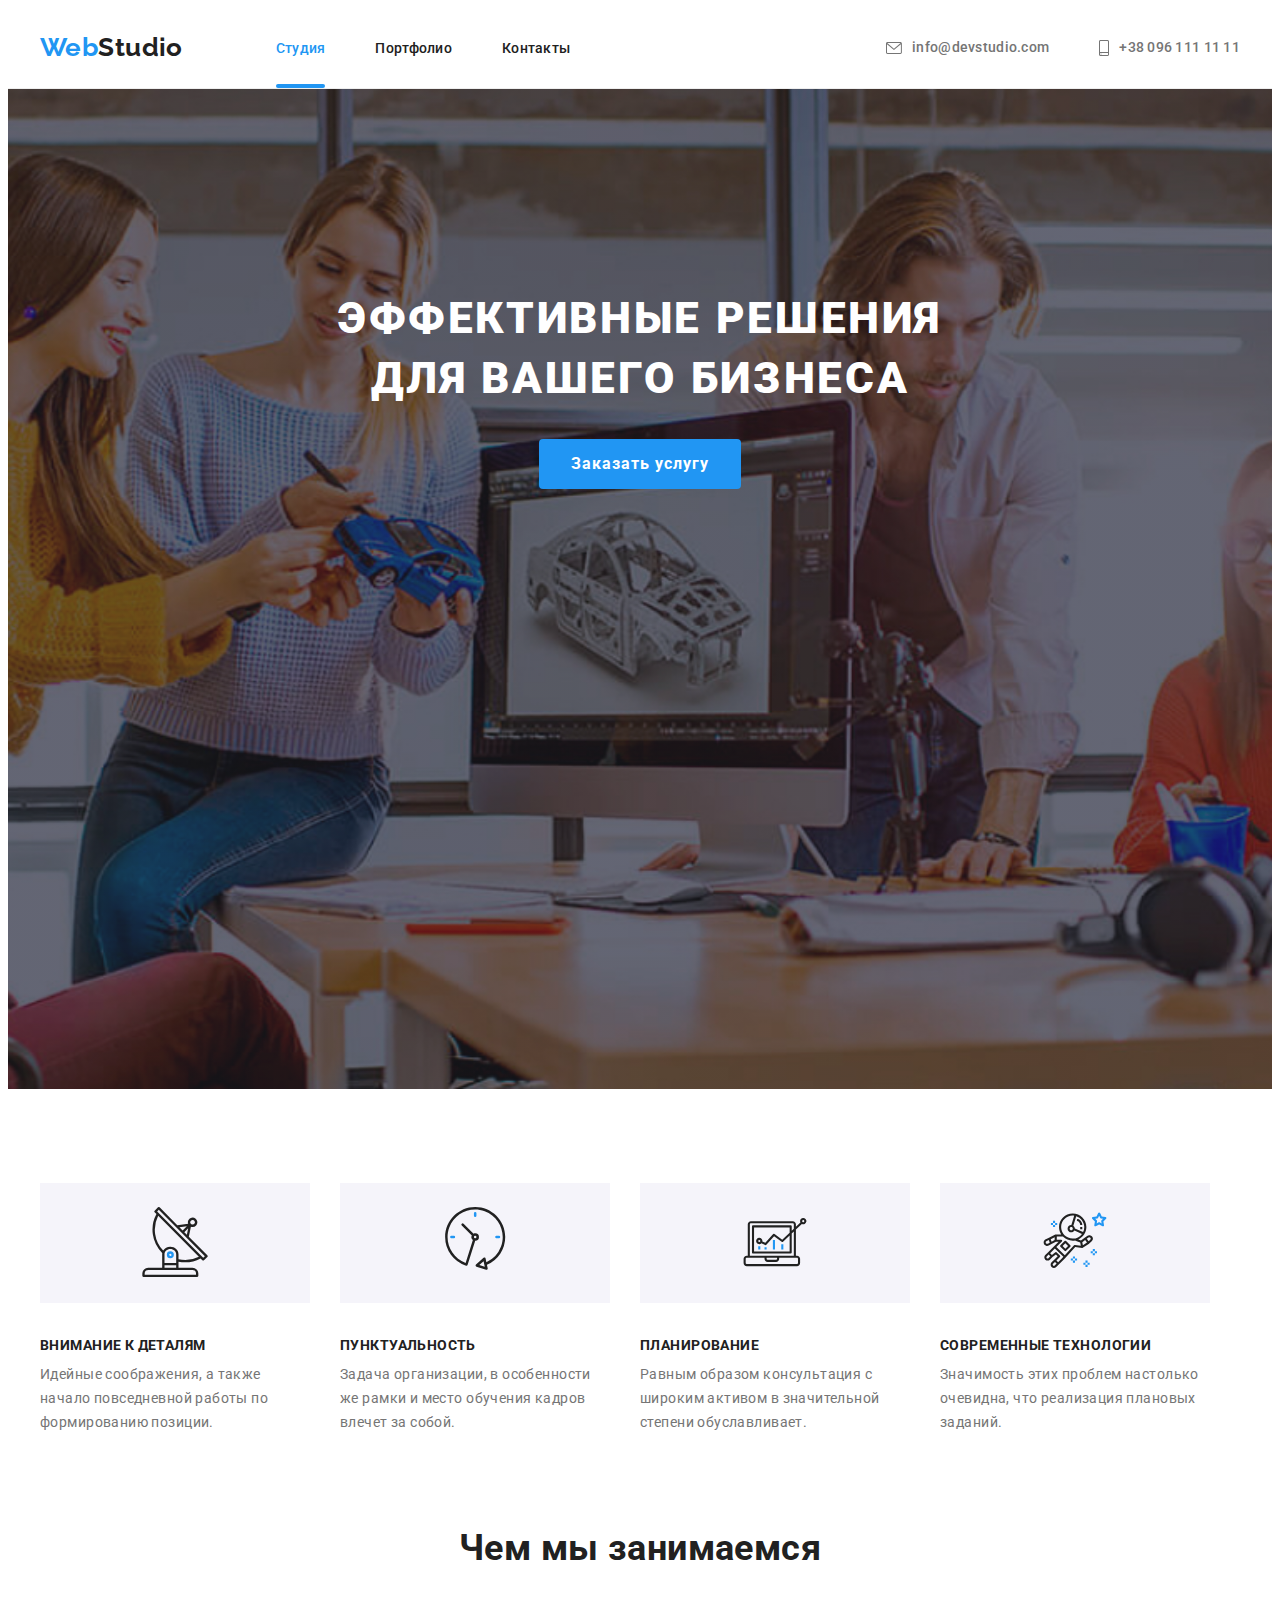
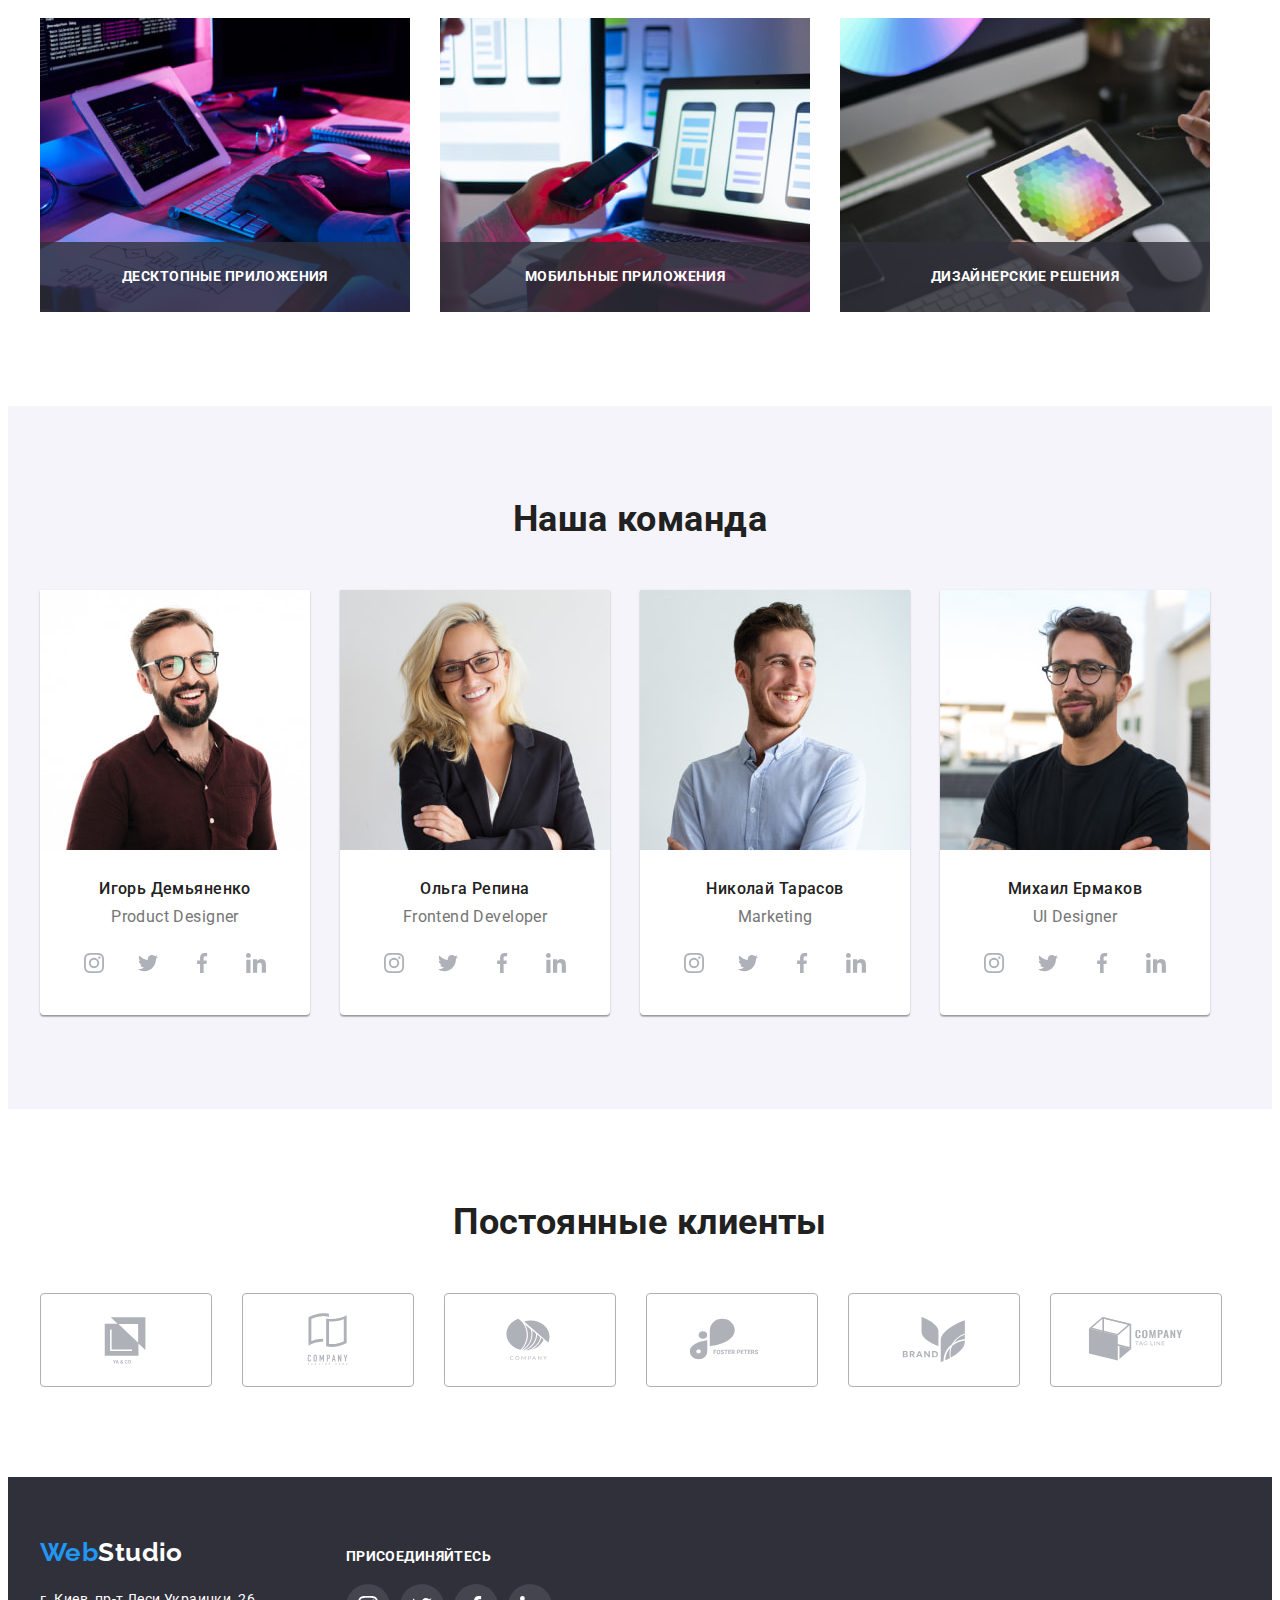
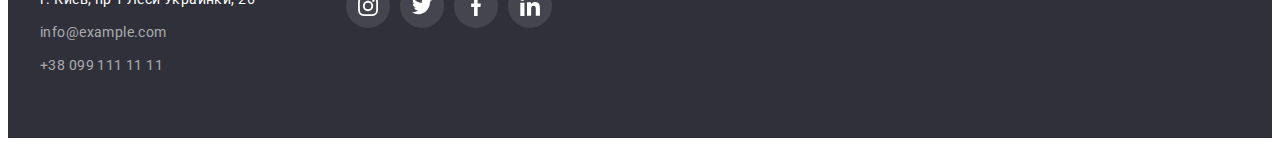
<file: index.html>
<!DOCTYPE html>
<html lang="en">

<head>
  <meta charset="UTF-8" />
  <meta http-equiv="X-UA-Compatible" content="IE=edge" />
  <meta name="viewport" content="width=device-width, initial-scale=1.0" />
  <title>Studio</title>
  <!--Fonts starts-->
  <link rel="preconnect" href="https://fonts.googleapis.com" />
  <link rel="preconnect" href="https://fonts.gstatic.com" crossorigin />
  <link href="https://fonts.googleapis.com/css2?family=Raleway:wght@700&family=Roboto:wght@400;500;700;900&display=swap"
    rel="stylesheet" />
  <!--Fonts ends-->
  <!--Normalize starts-->
  <link rel="stylesheet" href="https://cdnjs.cloudflare.com/ajax/libs/modern-normalize/1.1.0/modern-normalize.min.css"
    integrity="sha512-wpPYUAdjBVSE4KJnH1VR1HeZfpl1ub8YT/NKx4PuQ5NmX2tKuGu6U/JRp5y+Y8XG2tV+wKQpNHVUX03MfMFn9Q=="
    crossorigin="anonymous" referrerpolicy="no-referrer" />
  <!--Normalize ends-->
  <link rel="stylesheet" href="./css/style.css" />
</head>

<body data-page>
  <!--Header-->
  <header class="header">
    <div class="container header-container">
      <a class="site-logo link" href="./index.html"><span class="letter">Web</span>Studio</a>
      <nav class="header-nav">
        <ul class="header-list list">
          <li>
            <a class="header-link header-link-current link" href="./index.html">Студия</a>
          </li>
          <li>
            <a class="header-link link" href="./portfolio.html">Портфолио</a>
          </li>
          <li>
            <a class="header-link link" href="#">Контакты</a>
          </li>
        </ul>
      </nav>
      <ul class="header-list list">
        <li class="header-item">
          <a class="header-e-mail link" href="mailto:info@devstudio.com"> <svg class="header-icon" width="16"
              height="12">
              <use href="./images/icons.svg#envelope"></use>
            </svg>
            info@devstudio.com</a>
        </li>
        <li>
          <a class="header-phone link" href="tel:+380961111111"> <svg class="header-icon" width="10" height="16">
              <use href="./images/icons.svg#smartphone"></use>
            </svg>
            +38 096 111 11 11</a>
        </li>
      </ul>
    </div>
  </header>
  <!--Main-->
  <main>
    <section class="main">
      <div class="container">
        <h1 class="main-title">Эффективные решения для вашего бизнеса</h1>
        <button class="main-btn" type="button" data-modal-open>Заказать услугу</button>
      </div>
    </section>
    <!--Peculiarities-->
    <section class="peculiarities section">
      <div class="container">
        <h2 class="hidden">Особенности нашей компании</h2>
        <ul class="list peculiarities-list">
          <li class="peculiarities-item-column">
            <div class="peculiarities-column">
              <a class="link" href="">
                <svg width="70" height="70">
                  <use href="./images/icons.svg#group"></use>
                </svg>
              </a>
            </div>
            <h3 class="peculiarities-title">Внимание к деталям</h3>
            <p class="peculiarities-text">
              Идейные соображения, а также начало повседневной работы по формированию позиции.
            </p>
          </li>
          <li class="peculiarities-item-column">
            <div class="peculiarities-column">
              <a class="link" href="">
                <svg width="70" height="70">
                  <use href="./images/icons.svg#clock"></use>
                </svg>
              </a>
            </div>
            <h3 class="peculiarities-title">Пунктуальность</h3>
            <p class="peculiarities-text">
              Задача организации, в особенности же рамки и место обучения кадров влечет за собой.
            </p>
          </li>
          <li class="peculiarities-item-column">
            <div class="peculiarities-column">
              <a class="link" href="">
                <svg width="70" height="70">
                  <use href="./images/icons.svg#diagram"></use>
                </svg>
              </a>
            </div>
            <h3 class="peculiarities-title">Планирование</h3>
            <p class="peculiarities-text">
              Равным образом консультация с широким активом в значительной степени обуславливает.
            </p>
          </li>
          <li class="peculiarities-item-column">
            <div class="peculiarities-column">
              <a class="link" href="">
                <svg width="70" height="70">
                  <use href="./images/icons.svg#astronaut"></use>
                </svg>
              </a>
            </div>
            <h3 class="peculiarities-title">Современные технологии</h3>
            <p class="peculiarities-text">
              Значимость этих проблем настолько очевидна, что реализация плановых заданий.
            </p>
          </li>
        </ul>
      </div>
    </section>
    <!--What we do-->
    <section class="what-we-do section">
      <div class="container">
        <h2 class="what-we-do-title">Чем мы занимаемся</h2>
        <ul class="what-we-do-list list">
          <li class="what-we-do-item link">
            <div class="what-we-do-thumb">
              <img class="what-we-do-img" src="./images/wwd/1.jpg" alt="Computer" width="370" height="294" />
              <div class="what-we-do-column">
                <p class="what-we-do-text">Десктопные приложения</p>
              </div>
            </div>
          </li>
          <li class="what-we-do-item link">
            <div class="what-we-do-thumb">
              <img class="what-we-do-img" src="./images/wwd/2.jpg" alt="Phone" width="370" height="294" />
              <div class="what-we-do-column">
                <p class="what-we-do-text">Мобильные приложения</p>
              </div>
            </div>
          </li>
          <li class="what-we-do-item link">
            <div class="what-we-do-thumb">
              <img class="what-we-do-img" src="./images/wwd/3.jpg" alt="Phone" width="370" height="294" />
              <div class="what-we-do-column">
                <p class="what-we-do-text">Дизайнерские решения</p>
              </div>
            </div>
          </li>
        </ul>
      </div>
    </section>
    <!--Our team-->
    <section class="our-team section">
      <div class="container">
        <h2 class="our-team-title">Наша команда</h2>
        <ul class="our-team-list list">
          <li class="our-team-item link">
            <img class="our-team-img" src="./images/our-team/igor.jpg" alt="Игорь Демьяненко" width="270"
              height="260" />
            </a>
            <div class="our-team-container">
              <h3 class="our-team-stuff">Игорь Демьяненко</h3>
              <p class="our-team-professions">Product Designer</p>
              <ul class="socials list">
                <li class="socials-item">
                  <a class="socials-link link" href="" target="_blank" rel="noopener noreferrer" aria-label="instagram">
                    <svg class="socials-icon" width="20" height="20">
                      <use href="./images/icons.svg#instagram"></use>
                    </svg>
                  </a>
                </li>
                <li class="socials-item">
                  <a class="socials-link link" href="" target="_blank" rel="noopener noreferrer" aria-label="twitter">
                    <svg class="socials-icon" width="20" height="20">
                      <use href="./images/icons.svg#twitter"></use>
                    </svg>
                  </a>
                </li>
                <li class="socials-item">
                  <a class="socials-link link" href="" target="_blank" rel="noopener noreferrer" aria-label="facebook">
                    <svg class="socials-icon" width="20" height="20">
                      <use href="./images/icons.svg#facebook"></use>
                    </svg>
                  </a>
                </li>
                <li class="socials-item">
                  <a class="socials-link link" href="" target="_blank" rel="noopener noreferrer" aria-label="linkedin">
                    <svg class="socials-icon" width="20" height="20">
                      <use href="./images/icons.svg#linkedin"></use>
                    </svg>
                  </a>
                </li>
              </ul>
            </div>
          </li>
          <li class="our-team-item link">
            <img class="our-team-img" src="./images/our-team/olga.jpg" alt="Ольга Репина" width="270" height="260" />
            <div class="our-team-container">
              <h3 class="our-team-stuff">Ольга Репина</h3>
              <p class="our-team-professions">Frontend Developer</p>
              <ul class="socials list">
                <li class="socials-item">
                  <a class="socials-link link" href="" target="_blank" rel="noopener noreferrer" aria-label="instagram">
                    <svg class="socials-icon" width="20" height="20">
                      <use href="./images/icons.svg#instagram"></use>
                    </svg>
                  </a>
                </li>
                <li class="socials-item">
                  <a class="socials-link link" href="" target="_blank" rel="noopener noreferrer" aria-label="twitter">
                    <svg class="socials-icon" width="20" height="20">
                      <use href="./images/icons.svg#twitter"></use>
                    </svg>
                  </a>
                </li>
                <li class="socials-item">
                  <a class="socials-link link" href="" target="_blank" rel="noopener noreferrer" aria-label="facebook">
                    <svg class="socials-icon" width="20" height="20">
                      <use href="./images/icons.svg#facebook"></use>
                    </svg>
                  </a>
                </li>
                <li class="socials-item">
                  <a class="socials-link link" href="" target="_blank" rel="noopener noreferrer" aria-label="linkedin">
                    <svg class="socials-icon" width="20" height="20">
                      <use href="./images/icons.svg#linkedin"></use>
                    </svg>
                  </a>
                </li>
              </ul>
            </div>
          </li>
          <li class="our-team-item link">
            <img class="our-team-img" src="./images/our-team/nikolai.jpg" alt="Николай Тарасов" width="270"
              height="260" />
            <div class="our-team-container">
              <h3 class="our-team-stuff">Николай Тарасов</h3>
              <p class="our-team-professions">Marketing</p>
              <ul class="socials list">
                <li class="socials-item">
                  <a class="socials-link link" href="" target="_blank" rel="noopener noreferrer" aria-label="instagram">
                    <svg class="socials-icon" width="20" height="20">
                      <use href="./images/icons.svg#instagram"></use>
                    </svg>
                  </a>
                </li>
                <li class="socials-item">
                  <a class="socials-link link" href="" target="_blank" rel="noopener noreferrer" aria-label="twitter">
                    <svg class="socials-icon" width="20" height="20">
                      <use href="./images/icons.svg#twitter"></use>
                    </svg>
                  </a>
                </li>
                <li class="socials-item">
                  <a class="socials-link link" href="" target="_blank" rel="noopener noreferrer" aria-label="facebook">
                    <svg class="socials-icon" width="20" height="20">
                      <use href="./images/icons.svg#facebook"></use>
                    </svg>
                  </a>
                </li>
                <li class="socials-item">
                  <a class="socials-link link" href="" target="_blank" rel="noopener noreferrer" aria-label="linkedin">
                    <svg class="socials-icon" width="20" height="20">
                      <use href="./images/icons.svg#linkedin"></use>
                    </svg>
                  </a>
                </li>
              </ul>
            </div>
          </li>
          <li class="our-team-item link">
            <img class="our-team-img" src="./images/our-team/michail.jpg" alt="Михаил Ермаков" width="270"
              height="260" />
            <div class="our-team-container">
              <h3 class="our-team-stuff">Михаил Ермаков</h3>
              <p class="our-team-professions">UI Designer</p>
              <ul class="socials list">
                <li class="socials-item">
                  <a class="socials-link link" href="" target="_blank" rel="noopener noreferrer" aria-label="instagram">
                    <svg class="socials-icon" width="20" height="20">
                      <use href="./images/icons.svg#instagram"></use>
                    </svg>
                  </a>
                </li>
                <li class="socials-item">
                  <a class="socials-link link" href="" target="_blank" rel="noopener noreferrer" aria-label="twitter">
                    <svg class="socials-icon" width="20" height="20">
                      <use href="./images/icons.svg#twitter"></use>
                    </svg>
                  </a>
                </li>
                <li class="socials-item">
                  <a class="socials-link link" href="" target="_blank" rel="noopener noreferrer" aria-label="facebook">
                    <svg class="socials-icon" width="20" height="20">
                      <use href="./images/icons.svg#facebook"></use>
                    </svg>
                  </a>
                </li>
                <li class="socials-item">
                  <a class="socials-link link" href="" target="_blank" rel="noopener noreferrer" aria-label="linkedin">
                    <svg class="socials-icon" width="20" height="20">
                      <use href="./images/icons.svg#linkedin"></use>
                    </svg>
                  </a>
                </li>
              </ul>
            </div>
          </li>
        </ul>
      </div>
    </section>
    <section class="clients-section">
      <div class="container">
        <h2 class="our-team-title">Постоянные клиенты</h2>
        <ul class="clients-list list">
          <li class="item">
            <a class="clients-link link" href="#">
              <svg class="icon" width="106" height="60">
                <use href="./images/icons.svg#logo-1"></use>
              </svg>
            </a>
          </li>
          <li class="item">
            <a class="clients-link link" href="#">
              <svg class="icon" width="106" height="60">
                <use href="./images/icons.svg#logo-2"></use>
              </svg>
            </a>
          </li>
          <li class="item">
            <a class="clients-link link" href="#">
              <svg class="icon" width="106" height="60">
                <use href="./images/icons.svg#logo-3"></use>
              </svg>
            </a>
          </li>
          <li class="item">
            <a class="clients-link link" href="#">
              <svg class="icon" width="106" height="60">
                <use href="./images/icons.svg#logo-4"></use>
              </svg>
            </a>
          </li>
          <li class="item">
            <a class="clients-link link" href="#">
              <svg class="icon" width="106" height="60">
                <use href="./images/icons.svg#logo-5"></use>
              </svg>
            </a>
          </li>
          <li class="item">
            <a class="clients-link link" href="#">
              <svg class="icon" width="106" height="60">
                <use href="./images/icons.svg#logo-6"></use>
              </svg>
            </a>
          </li>
        </ul>
      </div>
    </section>
  </main>
  <!--Footer-->
  <footer class="footer">
    <div class="container footer-container">
      <div class="footer-address-column">
        <a class="site-logo studio link" href="./index.html"><span class="letter">Web</span>Studio
        </a>
        <address class="footer-address">
          <ul class="footer-list list">
            <li class="footer-item link">
              <a class="footer-comumnication footer-link link" href="https://goo.gl/maps/92d465dwehXUen789"
                target="_blank" rel="noopener noreferrer">г. Киев, пр-т Леси Украинки, 26</a>
            </li>
            <li class="footer-item link">
              <a class="footer-communication footer-communication-color link"
                href="mailto:info@example.com">info@example.com</a>
            </li>
            <li class="footer-item link">
              <a class="footer-communication footer-communication-color link" href="tel:+380991111111">+38 099 111 11
                11</a>
            </li>
          </ul>
      </div>
      </address>
      <div class="social">
        <p class="footer-slogan">Присоединяйтесь</p>
        <ul class="socials-list list">
          <li class="socials-item">
            <a class="footer-socials-link link" href="" target="_blank" rel="noopener noreferrer"
              aria-label="instagram">
              <svg class="footer-socials-icon" width="20" height="20">
                <use href="./images/icons.svg#instagram"></use>
              </svg>
            </a>
          </li>
          <li class="socials-item">
            <a class="footer-socials-link link" href="" target="_blank" rel="noopener noreferrer" aria-label="twitter">
              <svg class="footer-socials-icon" width="20" height="20">
                <use href="./images/icons.svg#twitter"></use>
              </svg>
            </a>
          </li>
          <li class="socials-item">
            <a class="footer-socials-link link" href="" target="_blank" rel="noopener noreferrer" aria-label="facebook">
              <svg class="footer-socials-icon" width="20" height="20">
                <use href="./images/icons.svg#facebook"></use>
              </svg>
            </a>
          </li>
          <li class="socials-item">
            <a class="footer-socials-link link" href="" target="_blank" rel="noopener noreferrer" aria-label="linkedin">
              <svg class="footer-socials-icon" width="20" height="20">
                <use href="./images/icons.svg#linkedin"></use>
              </svg>
            </a>
          </li>
        </ul>
      </div>
    </div>
  </footer>

  <!--Modal window-->

  <div class="backdrop is-hidden" data-modal>
    <div class="modal">
      <button class="modal-btn" data-modal-close>
        <svg class="btn-icon" width="20" height="20">
          <use href="./images/icons.svg#icon-close"></use>
        </svg>
      </button>
    </div>
  </div>

  <!--Script-->

  <script src="./js/modal.js"></script>

</body>

</html>
</file>
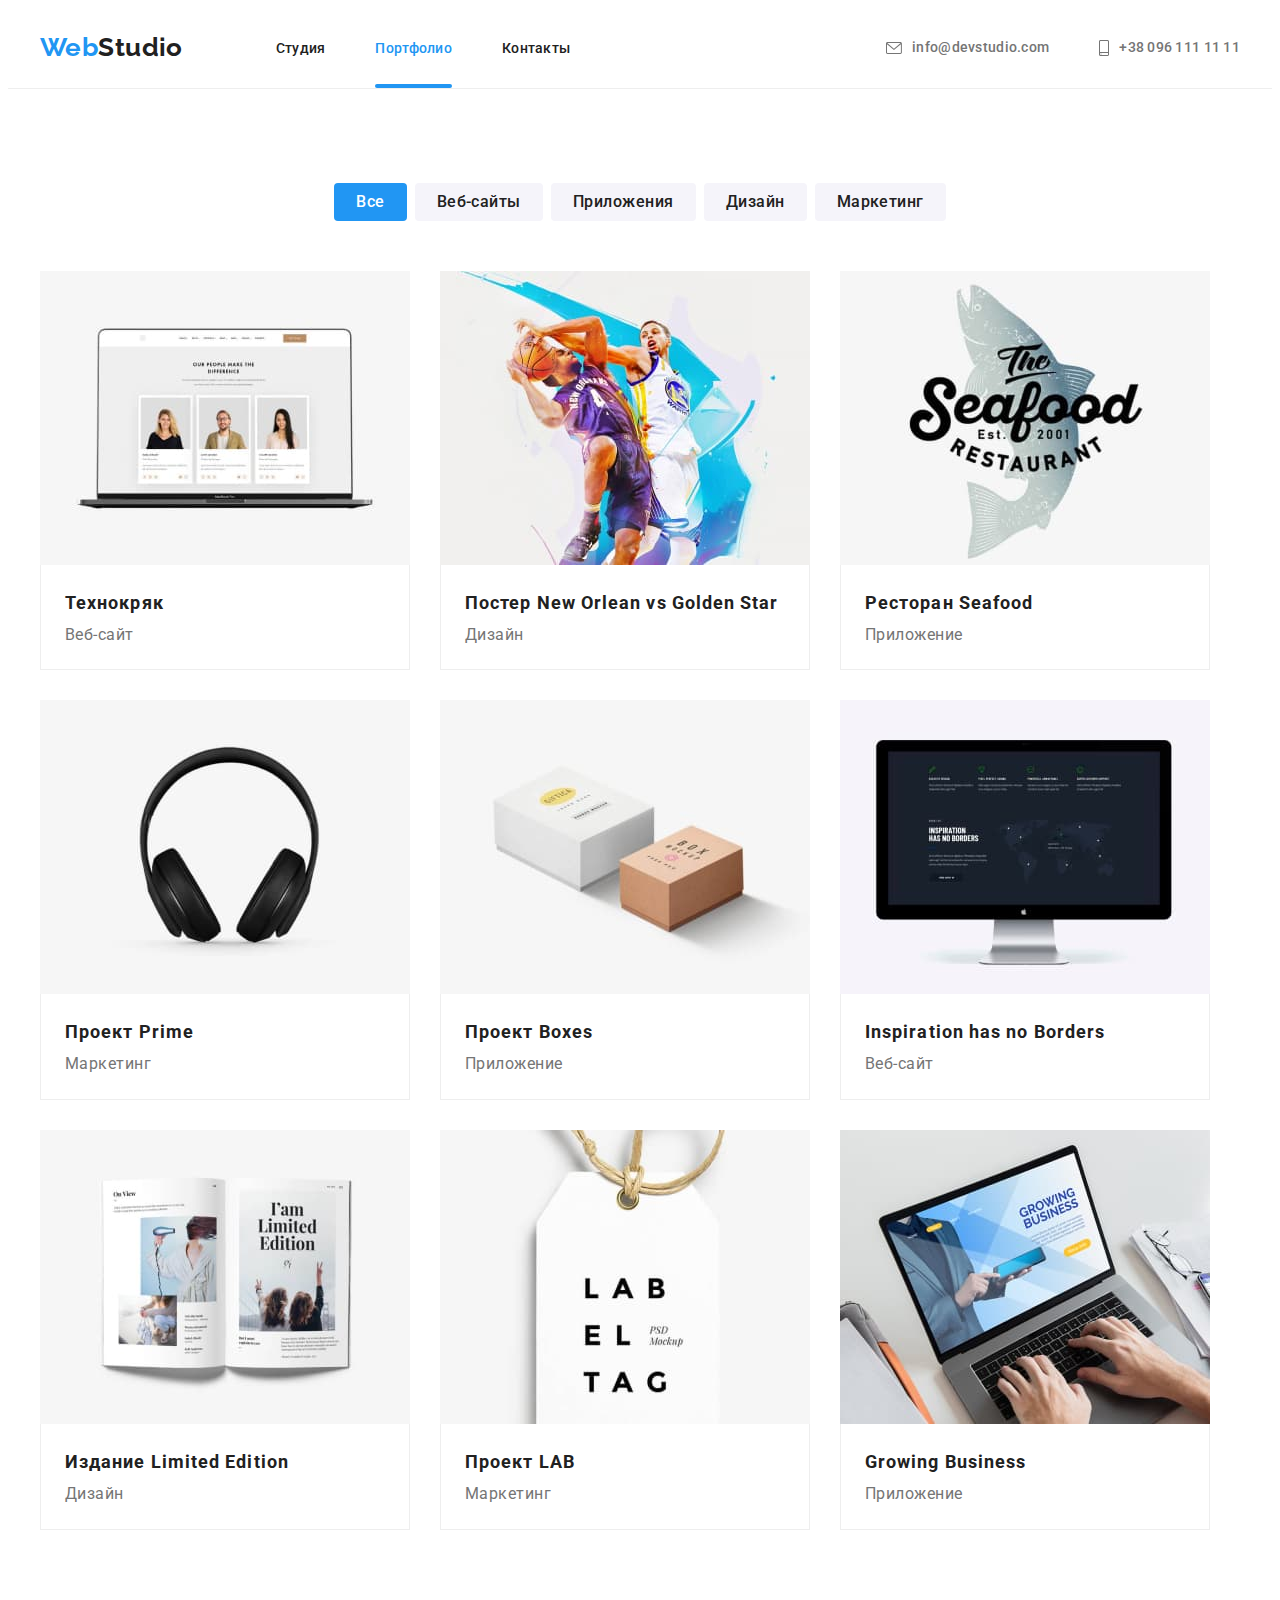
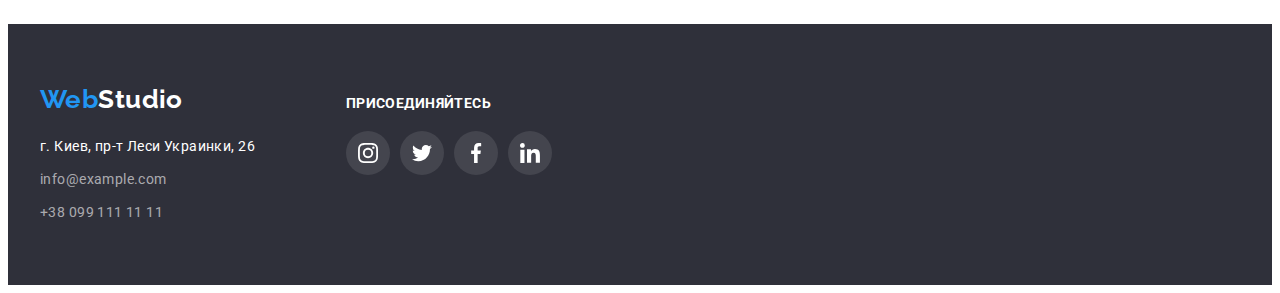
<file: portfolio.html>
<!DOCTYPE html>
<html lang="en">

<head>
  <meta charset="UTF-8" />
  <meta http-equiv="X-UA-Compatible" content="IE=edge" />
  <meta name="viewport" content="width=device-width, initial-scale=1.0" />
  <title>Studio</title>
  <!--Fonts starts-->
  <link rel="preconnect" href="https://fonts.googleapis.com" />
  <link rel="preconnect" href="https://fonts.gstatic.com" crossorigin />
  <link href="https://fonts.googleapis.com/css2?family=Raleway:wght@700&family=Roboto:wght@400;500;700;900&display=swap"
    rel="stylesheet" />
  <!--Fonts ends-->
  <!--Normalize starts-->
  <link rel="stylesheet" href="https://cdnjs.cloudflare.com/ajax/libs/modern-normalize/1.1.0/modern-normalize.min.css"
    integrity="sha512-wpPYUAdjBVSE4KJnH1VR1HeZfpl1ub8YT/NKx4PuQ5NmX2tKuGu6U/JRp5y+Y8XG2tV+wKQpNHVUX03MfMFn9Q=="
    crossorigin="anonymous" referrerpolicy="no-referrer" />
  <!--Normalize ends-->
  <link rel="stylesheet" href="./css/style.css" />
</head>

<body>
  <!--Header-->
  <header class="header">
    <div class="container header-container">
      <a class="site-logo link" href="./index.html"><span class="letter">Web</span>Studio</a>
      <nav class="header-nav">
        <ul class="header-list list">
          <li class="header-item">
            <a class="header-link link" href="./index.html">Студия</a>
          </li>
          <li class="header-item">
            <a class="header-link header-link-current link" href="./portfolio.html">Портфолио</a>
          </li>
          <li class="header-item">
            <a class="header-link link" href="#">Контакты</a>
          </li>
        </ul>
      </nav>
      <ul class="header-list list">
        <li class="header-item">
          <a class="header-e-mail link" href="mailto:info@devstudio.com"><svg class="header-icon" width="16"
              height="12">
              <use href="./images/icons.svg#envelope"></use>
            </svg>
            info@devstudio.com</a>
        </li>
        <li>
          <a class="header-phone link" href="tel:+380961111111"><svg class="header-icon" width="10" height="16">
              <use href="./images/icons.svg#smartphone"></use>
            </svg>
            +38 096 111 11 11</a>
        </li>
      </ul>
    </div>
  </header>
  <!--Main-->
  <main>
    <section class="portfolio section">
      <div class="container">
        <h1 class="visually-hidden">Portfolio</h1>
        <ul class="list portfolio-btn-list">
          <li class="portfolio-list-item">
            <button class="portfolio-btn portfolio-another-btn" type="button">Все</button>
          </li>
          <li class="portfolio-list-item">
            <button class="portfolio-btn" type="button">Веб-сайты</button>
          </li>
          <li class="portfolio-list-item">
            <button class="portfolio-btn" type="button">Приложения</button>
          </li>
          <li class="portfolio-list-item">
            <button class="portfolio-btn" type="button">Дизайн</button>
          </li>
          <li class="portfolio-list-item">
            <button class="portfolio-btn" type="button">Маркетинг</button>
          </li>
        </ul>
        <ul class="list portfolio-list">
          <li class="portfolio-item">
            <a class="portfolio-link link" href="#">
              <div class="product-thumb">
                <img class="portfolio-img" src="./images/portfolio/1.jpg" alt="Веб-сайт Технокряк" width="370"
                  height="294" />
                <div class="overlay">
                  <p class="overlay-text">Ресурс предлагает комплексные предложения с разным уровнем функционала и
                    сервисов. Все это
                    позволит посетителю получить исчерпывающие сведения о компании или частном лице.</p>
                </div>
              </div>
              <div class="border-column portfolio-text-padding">
                <h2 class="portfolio-title">Технокряк</h2>
                <p class="portfolio-description">Веб-сайт</p>
              </div>
            </a>
          </li>
          <li class="portfolio-item">
            <a class="portfolio-link link" href="#">
              <div class="product-thumb">
                <img class="portfolio-img" src="./images/portfolio/2.jpg" alt="Веб-сайт Технокряк" width="370"
                  height="294" />
                <div class="overlay">
                  <p class="overlay-text">Ресурс предлагает комплексные предложения с разным уровнем функционала и
                    сервисов. Все это
                    позволит посетителю получить исчерпывающие сведения о компании или частном лице.</p>
                </div>
              </div>
              <div class="border-column portfolio-text-padding">
                <h2 class="portfolio-title">Постер New Orlean vs Golden Star</h2>
                <p class="portfolio-description">Дизайн</p>
              </div>
            </a>
          </li>
          <li class="portfolio-item">
            <a class="portfolio-link link" href="#">
              <div class="product-thumb">
                <img class="portfolio-img" src="./images/portfolio/3.jpg" alt="Веб-сайт Технокряк" width="370"
                  height="294" />
                <div class="overlay">
                  <p class="overlay-text">Ресурс предлагает комплексные предложения с разным уровнем функционала и
                    сервисов. Все это
                    позволит посетителю получить исчерпывающие сведения о компании или частном лице.</p>
                </div>
              </div>
              <div class="border-column portfolio-text-padding">
                <h2 class="portfolio-title">Ресторан Seafood</h2>
                <p class="portfolio-description">Приложение</p>
              </div>
            </a>
          </li>
          <li class="portfolio-item">
            <a class="portfolio-link link" href="#">
              <div class="product-thumb">
                <img class="portfolio-img" src="./images/portfolio/4.jpg" alt="Веб-сайт Технокряк" width="370"
                  height="294" />
                <div class="overlay">
                  <p class="overlay-text">Ресурс предлагает комплексные предложения с разным уровнем функционала и
                    сервисов. Все это
                    позволит посетителю получить исчерпывающие сведения о компании или частном лице.</p>
                </div>
              </div>
              <div class="border-column portfolio-text-padding">
                <h2 class="portfolio-title">Проект Prime</h2>
                <p class="portfolio-description">Маркетинг</p>
              </div>
            </a>
          </li>
          <li class="portfolio-item">
            <a class="portfolio-link link" href="#">
              <div class="product-thumb">
                <img class="portfolio-img" src="./images/portfolio/5.jpg" alt="Веб-сайт Технокряк" width="370"
                  height="294" />
                <div class="overlay">
                  <p class="overlay-text">Ресурс предлагает комплексные предложения с разным уровнем функционала и
                    сервисов. Все это
                    позволит посетителю получить исчерпывающие сведения о компании или частном лице.</p>
                </div>
              </div>
              <div class="border-column portfolio-text-padding">
                <h2 class="portfolio-title">Проект Boxes</h2>
                <p class="portfolio-description">Приложение</p>
              </div>
            </a>
          </li>
          <li class="portfolio-item">
            <a class="portfolio-link link" href="#">
              <div class="product-thumb">
                <img class="portfolio-img" src="./images/portfolio/6.jpg" alt="Веб-сайт Технокряк" width="370"
                  height="294" />
                <div class="overlay">
                  <p class="overlay-text">Ресурс предлагает комплексные предложения с разным уровнем функционала и
                    сервисов. Все это
                    позволит посетителю получить исчерпывающие сведения о компании или частном лице.</p>
                </div>
              </div>
              <div class="border-column portfolio-text-padding">
                <h2 class="portfolio-title">Inspiration has no Borders</h2>
                <p class="portfolio-description">Веб-сайт</p>
              </div>
            </a>
          </li>
          <li class="portfolio-item">
            <a class="portfolio-link link" href="#">
              <div class="product-thumb">
                <img class="portfolio-img" src="./images/portfolio/7.jpg" alt="Веб-сайт Технокряк" width="370"
                  height="294" />
                <div class="overlay">
                  <p class="overlay-text">Ресурс предлагает комплексные предложения с разным уровнем функционала и
                    сервисов. Все это
                    позволит посетителю получить исчерпывающие сведения о компании или частном лице.</p>
                </div>
              </div>
              <div class="border-column portfolio-text-padding">
                <h2 class="portfolio-title">Издание Limited Edition</h2>
                <p class="portfolio-description">Дизайн</p>
              </div>
            </a>
          </li>
          <li class="portfolio-item">
            <a class="portfolio-link link" href="#">
              <div class="product-thumb">
                <img class="portfolio-img" src="./images/portfolio/8.jpg" alt="Веб-сайт Технокряк" width="370"
                  height="294" />
                <div class="overlay">
                  <p class="overlay-text">Ресурс предлагает комплексные предложения с разным уровнем функционала и
                    сервисов. Все это
                    позволит посетителю получить исчерпывающие сведения о компании или частном лице.</p>
                </div>
              </div>
              <div class="border-column portfolio-text-padding">
                <h2 class="portfolio-title">Проект LAB</h2>
                <p class="portfolio-description">Маркетинг</p>
              </div>
            </a>
          </li>
          <li class="portfolio-item">
            <a class="portfolio-link link" href="#">
              <div class="product-thumb">
                <img class="portfolio-img" src="./images/portfolio/9.jpg" alt="Веб-сайт Технокряк" width="370"
                  height="294" />
                <div class="overlay">
                  <p class="overlay-text">Ресурс предлагает комплексные предложения с разным уровнем функционала и
                    сервисов. Все это
                    позволит посетителю получить исчерпывающие сведения о компании или частном лице.</p>
                </div>
              </div>
              <div class="border-column portfolio-text-padding">
                <h2 class="portfolio-title">Growing Business</h2>
                <p class="portfolio-description">Приложение</p>
              </div>
            </a>
          </li>
        </ul>
      </div>
    </section>
  </main>
  <!--Footer-->
  <footer class="footer">
    <div class="container footer-container">
      <div class="footer-address-column">
        <a class="site-logo studio link" href="./index.html"><span class="letter">Web</span>Studio
        </a>
        <address class="footer-address">
          <ul class="footer-list list">
            <li class="footer-item link">
              <a class="footer-comumnication footer-link link" href="https://goo.gl/maps/92d465dwehXUen789"
                target="_blank" rel="noopener noreferrer">г. Киев, пр-т Леси Украинки, 26</a>
            </li>
            <li class="footer-item link">
              <a class="footer-communication footer-communication-color link"
                href="mailto:info@example.com">info@example.com</a>
            </li>
            <li class="footer-item link">
              <a class="footer-communication footer-communication-color link" href="tel:+380991111111">+38 099 111 11
                11</a>
            </li>
          </ul>
      </div>
      </address>
      <div class="social">
        <p class="footer-slogan">Присоединяйтесь</p>
        <ul class="socials-list list">
          <li class="socials-item">
            <a class="footer-socials-link link" href="" target="_blank" rel="noopener noreferrer"
              aria-label="instagram">
              <svg class="footer-socials-icon" width="20" height="20">
                <use href="./images/icons.svg#instagram"></use>
              </svg>
            </a>
          </li>
          <li class="socials-item">
            <a class="footer-socials-link link" href="" target="_blank" rel="noopener noreferrer" aria-label="twitter">
              <svg class="footer-socials-icon" width="20" height="20">
                <use href="./images/icons.svg#twitter"></use>
              </svg>
            </a>
          </li>
          <li class="socials-item">
            <a class="footer-socials-link link" href="" target="_blank" rel="noopener noreferrer" aria-label="facebook">
              <svg class="footer-socials-icon" width="20" height="20">
                <use href="./images/icons.svg#facebook"></use>
              </svg>
            </a>
          </li>
          <li class="socials-item">
            <a class="footer-socials-link link" href="" target="_blank" rel="noopener noreferrer" aria-label="linkedin">
              <svg class="footer-socials-icon" width="20" height="20">
                <use href="./images/icons.svg#linkedin"></use>
              </svg>
            </a>
          </li>
        </ul>
      </div>
    </div>
  </footer>
</body>

</html>
</file>
<file: css/style.css>
:root {
  /* fonts */
  --main-font: 'Roboto', sans-serif;
  --secondary-font: 'Raleway', sans-serif;

  /* text colors */
  --main-txt-cl: #212121;
  --accent-txt-cl: #2196f3;
  --blue-bg-cl: #0d6ee6;
  --btn-txt-cl: #ffffff;
  --icons-txt-cl: #afb1b8;
  --grey-txt-cl: #757575;

  /* bg colors */
  --grey-bg-cl: #f5f4fa;
  --white-bg-cl: #ffffff;
  --black-bg-cl: #2f303a;
  --footer-text-bg-cl: rgba(255, 255, 255, 0.1);
  --portfolio-overlay-color: rgba(33, 150, 243, 0.9);

  /* others */
  --border: 1px solid #eeeeee;
  --border-radius: 4px;
  --padding: 20px 24px;

  --anim-fast: 250ms;
  --transition-timing-function: cubic-bezier(0.4, 0, 0.2, 1);
}

body {
  font-family: var(--main-font);
  color: var(--main-txt-cl);
  background-color: var(--white-bg-cl);
  font-size: 14px;
  letter-spacing: 0.03em;
}

.no-scroll {
  overflow: hidden;
}

.hidden,
.visually-hidden {
  position: absolute;
  width: 1px;
  height: 1px;
  margin: -1px;
  border: 0;
  padding: 0;

  white-space: nowrap;
  clip-path: inset(100%);
  clip: rect(0 0 0 0);
  overflow: hidden;
}

/*Reset styles*/

h1,
h2,
h3,
h4,
h5,
h6,
p {
  margin: 0;
}

img {
  display: block;
  max-width: 100%;
  height: auto;
}

address {
  font-style: normal;
}

.section {
  padding: 94px 0;
}

.list {
  list-style: none;
  padding: 0;
  margin: 0;
}

.link {
  text-decoration: none;
  color: currentColor;
}

/*Base styles*/

.letter {
  color: var(--accent-txt-cl);
}

/*Header*/

.header {
  border-bottom: var(--border);
}

.header-container {
  height: 80px;
  display: flex;
  align-items: center;
}

.header-nav {
  margin-right: auto;
}

.header-list {
  display: flex;
  gap: 50px;
}

.icons-link {
  max-height: 12px;
}

.site-logo {
  font-family: var(--secondary-font);
  font-weight: 700;
  font-size: 26px;
  line-height: 1.2;
  margin-right: 93px;
}

.header-phone,
.header-e-mail {
  font-weight: 500;
  font-size: 14px;
  line-height: 1.1;
  letter-spacing: 0.02em;
  padding-top: 32px;
  padding-bottom: 32px;
  color: var(--grey-txt-cl);
  display: flex;
  align-items: center;
  transition: color var(--anim-fast) var(--transition-timing-function);
}

.header-link {
  font-weight: 500;
  font-size: 14px;
  line-height: 1.1;
  letter-spacing: 0.02em;
  padding-top: 32px;
  padding-bottom: 32px;
  transition: color var(--anim-fast) var(--transition-timing-function);
}

.header-icon {
  fill: currentColor;
  margin-right: 10px;
}

.header-link:hover,
.header-link:focus,
.header-phone:hover,
.header-phone:focus,
.header-e-mail:hover,
.header-e-mail:focus {
  color: var(--accent-txt-cl);
}

.header-link-current {
  position: relative;
  color: var(--accent-txt-cl);
}

.header-link-current::after {
  content: '';
  position: absolute;
  bottom: 0;
  left: 0;
  width: 100%;
  height: 4px;
  border-radius: 2px;
  background-color: var(--accent-txt-cl);
}

.header-link-current:hover:after {
  opacity: 1;
}

.container {
  width: 1200px;
  margin: 0 auto;
  padding: 0 15px;
}

.studio {
  color: var(--white-bg-cl);
}

/*Main*/

.main {
  max-width: 1600px;
  margin-left: auto;
  margin-right: auto;
  height: 600px;
  background-color: var(--black-bg-cl);
  background-image: linear-gradient(to right, rgba(47, 48, 58, 0.4), rgba(47, 48, 58, 0.4)),
    url(../images/header-bi/img.jpg);
  background-size: cover;
  background-repeat: no-repeat;
  padding: 200px 0;
  background-position: center;
}

.main-title {
  width: 696px;
  margin: 0 auto;
  font-size: 44px;
  font-weight: 900;
  line-height: 1.36;
  letter-spacing: 0.06em;
  text-align: center;
  color: var(--btn-txt-cl);
  text-transform: uppercase;
}

.main-btn {
  padding: 10px 32px;
  font-family: var(--main-font);
  font-weight: 700;
  font-size: 16px;
  line-height: 1.88;
  display: flex;
  border: none;
  border-radius: 4px;
  margin: 0 auto;
  margin-top: 30px;
  text-align: center;
  letter-spacing: 0.06em;
  cursor: pointer;
  background-color: var(--accent-txt-cl);
  color: var(--white-bg-cl);
  transition: color var(--anim-fast) var(--transition-timing-function),
    background-color var(--anim-fast) var(--transition-timing-function);
}

.main-btn:hover,
.main-btn:focus {
  color: var(--btn-txt-cl);
  background-color: var(--blue-bg-cl);
}

/*Peculiarities*/

.peculiarities-list {
  display: flex;
  gap: 30px;
}

.peculiarities-item-column {
  width: 270px;
}

.peculiarities-title {
  margin-bottom: 10px;
  font-weight: 700;
  font-size: 14px;
  line-height: 1.1;
  text-transform: uppercase;
}

.peculiarities-column {
  margin-bottom: 35px;
  min-width: 270px;
  min-height: 120px;
  display: flex;
  justify-content: center;
  align-items: center;
  background-color: var(--grey-bg-cl);
}

.peculiarities-text {
  font-size: 14px;
  line-height: 1.7;
  color: var(--grey-txt-cl);
}

/*What we do*/

.what-we-do {
  padding-top: 0;
}

.what-we-do-title {
  text-align: center;
  font-size: 36px;
  line-height: 1.1;
}

.what-we-do-list {
  margin-top: 50px;
  display: flex;
  gap: 30px;
}

.what-we-do-thumb {
  position: relative;
}

.what-we-do-column {
  width: 370px;
  height: 70px;
  background-color: rgba(47, 48, 58, 0.8);
  position: absolute;
  bottom: 0;
  left: 0;
}

.what-we-do-text {
  padding: 27px 82px;
  text-align: center;
  text-transform: uppercase;
  font-size: 14px;
  font-weight: 700;
  line-height: 1.14;
  color: var(--white-bg-cl);
}

/*Our Team*/

.our-team {
  background-color: var(--grey-bg-cl);
}

.our-team-title {
  text-align: center;
  font-size: 36px;
  line-height: 1.1;
}

.our-team-list {
  margin-top: 50px;
  display: flex;
  gap: 30px;
}

.our-team-stuff {
  margin-bottom: 10px;
  text-align: center;
  font-weight: 500;
  font-size: 16px;
  line-height: 1.1;
}

.our-team-professions {
  text-align: center;
  font-size: 16px;
  line-height: 1.1;
  color: var(--grey-txt-cl);
}

.socials {
  display: flex;
  align-items: center;
  justify-content: center;
  gap: 10px;
  margin-top: 16px;
}

.socials-link {
  display: flex;
  width: 44px;
  height: 44px;
  border-radius: 50%;
  align-items: center;
  justify-content: center;
  color: var(--icons-txt-cl);
  transition: color var(--anim-fast) var(--transition-timing-function),
    background-color var(--anim-fast) var(--transition-timing-function);
}

.socials-icon {
  fill: currentColor;
}

.socials-link:hover {
  background-color: var(--accent-txt-cl);
  color: var(--btn-txt-cl);
}

.our-team-item {
  background-color: var(--white-bg-cl);
  box-shadow: 0px 1px 3px rgba(0, 0, 0, 0.12), 0px 1px 1px rgba(0, 0, 0, 0.14),
    0px 2px 1px rgba(0, 0, 0, 0.2);
  border-radius: 0px 0px 4px 4px;

  transition: color var(--anim-fast) var(--transition-timing-function),
    box-shadow var(--anim-fast) var(--transition-timing-function);
}

.our-team-item:hover {
  box-shadow: 0px 1px 3px rgba(0, 0, 0, 0.12), 0px 1px 1px rgba(0, 0, 0, 0.14),
    0px 2px 1px rgba(0, 0, 0, 0.2);
}

.our-team-container {
  padding: 30px 0;
}

/*Regular clients*/

.clients-section {
  padding-top: 94px;
  padding-bottom: 90px;
}

.clients-list {
  margin-top: 50px;
  display: flex;
  gap: 30px;
}

.clients-link {
  display: flex;
  justify-content: center;
  width: 170px;
  height: 92px;
  border: 1px solid var(--icons-txt-cl);
  color: var(--icons-txt-cl);
  align-items: center;
  border-radius: 4px;
  transition: color var(--anim-fast) var(--transition-timing-function),
    border-color var(--anim-fast) var(--transition-timing-function);
}

.clients-link:hover,
.clients-link:focus {
  color: var(--accent-txt-cl);
  border-color: var(--accent-txt-cl);
}

.regular-clients-title {
  font-size: 14px;
  line-height: 16px;
}

.icon {
  fill: currentColor;
}

/*Footer*/

.footer {
  display: flex;
  padding: 60px 0;
  background-color: var(--black-bg-cl);
}

.footer,
.footer-container {
  display: flex;
  align-items: baseline;
}

.footer-address {
  font-style: normal;
  margin-top: 20px;
  display: flex;
  flex-direction: column;
}

.footer-item:not(:last-child) {
  margin-bottom: 9px;
}

.footer-link {
  font-weight: 400;
  font-size: 14px;
  line-height: 1.7;
  color: var(--white-bg-cl);
  transition: color var(--anim-fast) var(--transition-timing-function);
}

.footer-communication {
  font-weight: 400;
  font-size: 14px;
  line-height: 1.7;
  transition: color var(--anim-fast) var(--transition-timing-function);
}

.footer-communication-color {
  line-height: 1.71;
  color: rgba(255, 255, 255, 0.6);
}

.footer-link:hover,
.footer-link:focus,
.footer-communication:hover,
.footer-communication:focus {
  color: var(--accent-txt-cl);
}

.social {
  margin-left: 70px;
}

.footer-slogan {
  margin-bottom: 20px;
  font-weight: 700;
  text-transform: uppercase;
  color: var(--white-bg-cl);
}

.socials-list {
  display: flex;
  gap: 10px;
}

.footer-socials-link {
  background-color: var(--footer-text-bg-cl);
  display: flex;
  width: 44px;
  height: 44px;
  border-radius: 50%;
  align-items: center;
  justify-content: center;
  color: var(--icons-txt-cl);
  transition: background-color var(--anim-fast) var(--transition-timing-function);
}

.footer-socials-link:hover,
.footer-socials-link:focus {
  background-color: var(--accent-txt-cl);
}

.footer-socials-icon {
  fill: var(--white-bg-cl);
}

.backdrop {
  position: fixed;
  top: 0;
  left: 0;
  display: flex;
  align-items: center;
  justify-content: center;
  width: 100%;
  height: 100%;

  background-color: rgba(0, 0, 0, 0.2);
  opacity: 1;
  visibility: visible;
  pointer-events: initial;

  transition: opacity var(--anim-fast) var(--transition-timing-function),
    visibility var(--anim-fast) var(--transition-timing-function);
}

.backdrop.is-hidden {
  opacity: 0;
  visibility: hidden;
  pointer-events: none;
}

.modal {
  position: relative;
  width: 528px;
  height: 581px;
  z-index: 1000;
  background-color: var(--white-bg-cl);
  border-radius: 4px;
}

.modal-btn {
  position: absolute;
  top: 8px;
  right: 8px;
  display: flex;
  align-items: center;
  justify-content: center;
  cursor: pointer;

  width: 30px;
  height: 30px;

  border-radius: 50%;
  border: 1px solid rgba(0, 0, 0, 0.1);
  background-color: transparent;
}

/*Portfolio*/

.portfolio-btn-list {
  justify-content: center;
  display: flex;
  gap: 8px;
}

.portfolio-btn {
  display: flex;
  padding: 6px 22px;
  border: none;
  background-color: var(--grey-bg-cl);
  border-radius: var(--border-radius);
  font-family: var(--main-font);
  text-align: center;
  font-weight: 500;
  font-size: 16px;
  line-height: 1.6;
  letter-spacing: 0.03em;
  cursor: pointer;
  color: #212121;
  transition: color var(--anim-fast) var(--transition-timing-function),
    background-color var(--anim-fast) var(--transition-timing-function);
}

.portfolio-btn:hover,
.portfolio-btn:focus {
  background-color: var(--accent-txt-cl);
  color: var(--white-bg-cl);
  box-shadow: 0px 3px 1px rgba(0, 0, 0, 0.1), 0px 1px 2px rgba(0, 0, 0, 0.08),
    0px 2px 2px rgba(0, 0, 0, 0.12);
}

.portfolio-another-btn {
  color: var(--white-bg-cl);
  background-color: var(--accent-txt-cl);
}

.portfolio-list {
  display: flex;
  flex-wrap: wrap;
  gap: 30px;
  margin-top: 50px;
}

.border-column {
  padding: var(--padding);
  border: var(--border);
  border-top: none;
}

.portfolio-title {
  font-weight: 700;
  font-size: 18px;
  line-height: 2;
  letter-spacing: 0.06em;
}

.portfolio-description {
  font-size: 16px;
  line-height: 1.8;
  letter-spacing: 0.03em;
  color: var(--grey-txt-cl);
}

.portfolio-link {
  display: block;
  transition: box-shadow var(--anim-fast) var(--transition-timing-function);
}

.portfolio-link:hover {
  box-shadow: 1px 4px 6px rgba(0, 0, 0, 0.16), 0px 4px 4px rgba(0, 0, 0, 0.06),
    1px 0px 1px rgba(0, 0, 0, 0.1);
}

.product-thumb {
  position: relative;
  overflow: hidden;
  max-height: 294px;
  max-width: 370px;
}

.overlay {
  position: absolute;
  width: 100%;
  height: 100%;
  top: 0;
  left: 0;

  transform: translateY(101%);
  transition: var(--anim-fast) var(--transition-timing-function);

  display: flex;
  align-items: center;
  justify-content: center;
  padding: 63px 24px;
  background-color: rgba(33, 150, 243, 0.9);
}

.portfolio-link:hover .overlay {
  transform: translateY(0);
}

.overlay-text {
  color: var(--white-bg-cl);
  font-weight: 400;
  font-size: 18px;
  line-height: 1.5;
}
</file>
